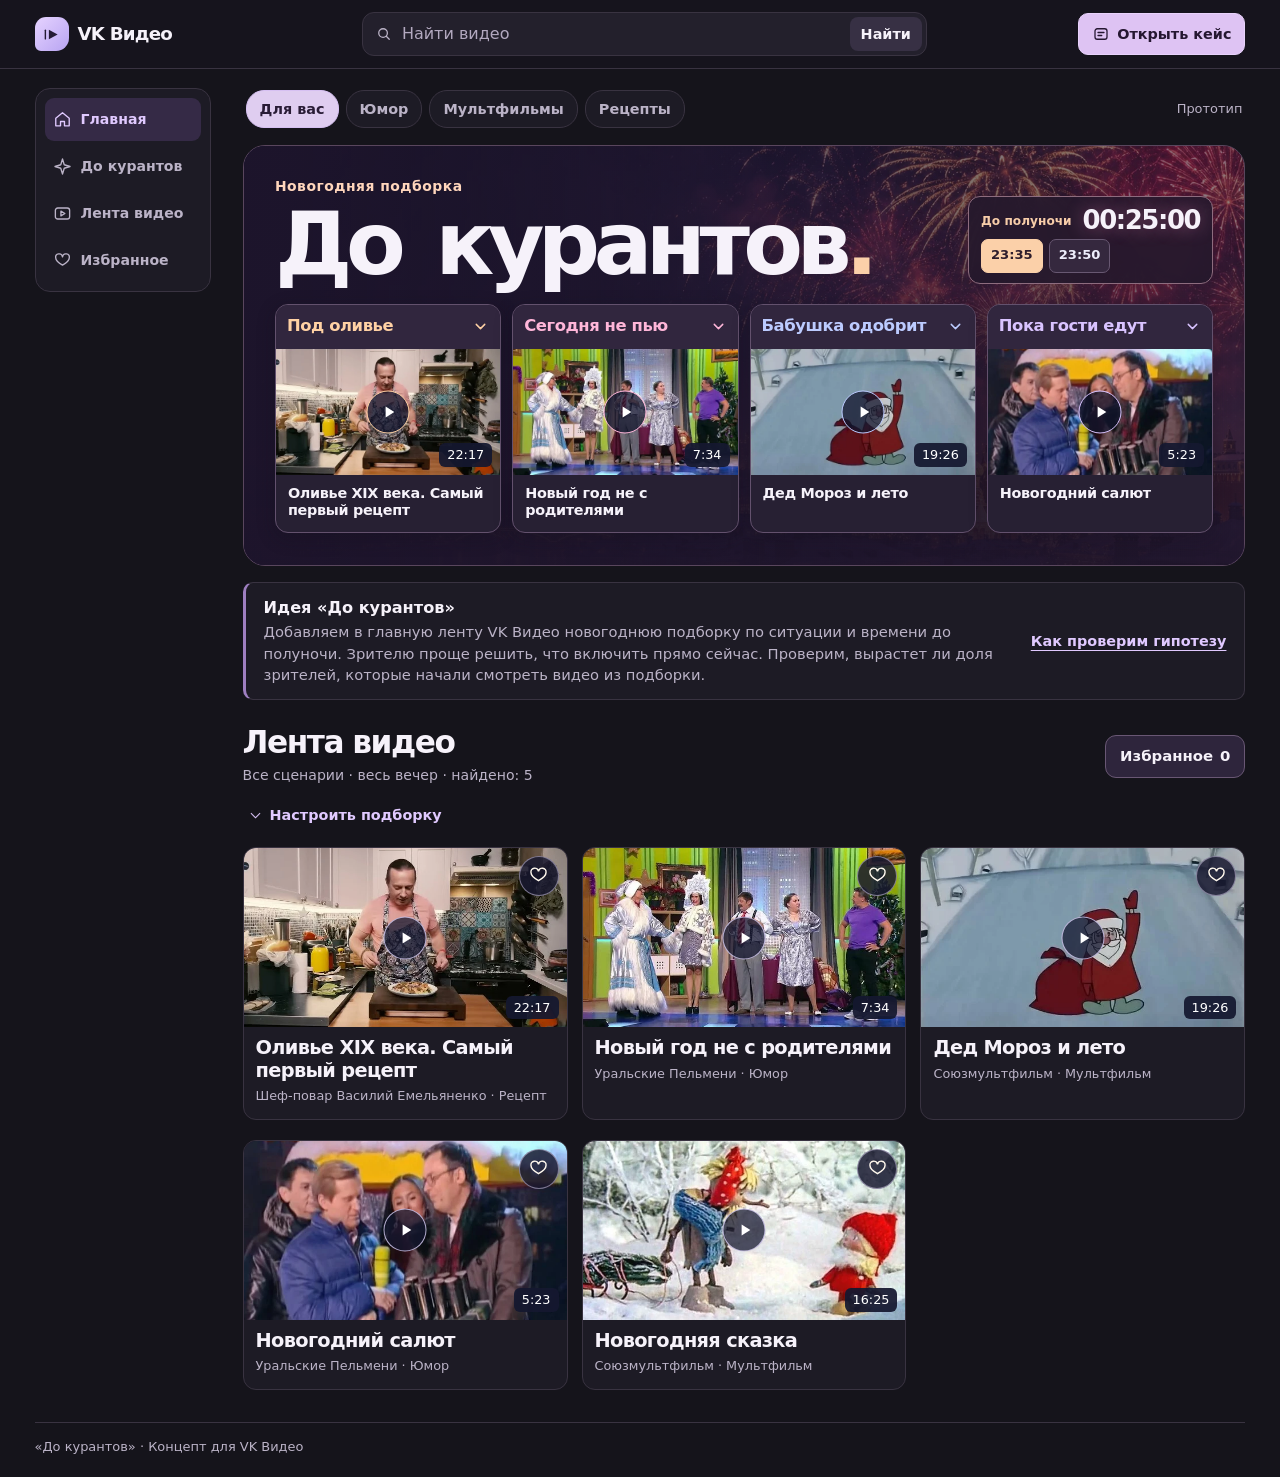
<file: index.html>
<!doctype html>
<html lang="ru">
<head>
<meta charset="utf-8">
<meta name="viewport" content="width=device-width, initial-scale=1">
<meta name="description" content="Концепт главной ленты для VK Видео с новогодними подборками «До курантов».">
<meta name="theme-color" content="#15141b">
<title>Главная лента · Концепт для VK Видео</title>
<link rel="icon" href="assets/icon.svg" type="image/svg+xml">
<link rel="stylesheet" href="style.css?v=6">
<link rel="stylesheet" href="home.css?v=3">
<script src="app.js?v=8" defer></script>
</head>
<body class="video-home" id="top">
<a class="skip" href="#holiday">Перейти к подборкам</a>
<div class="home-topbar">
  <header class="home-header">
    <a class="wordmark" href="#top" aria-label="VK Видео, главная прототипа">
      <span class="brand-icon" aria-hidden="true"><svg viewBox="0 0 24 24"><path d="M9 6.5L19 12 9 17.5V6.5Z" fill="currentColor"/><path d="M5 7v10" stroke="currentColor" stroke-width="1.6" stroke-linecap="round"/></svg></span>
      <span>VK Видео</span>
    </a>
    <button type="button" class="home-search-toggle" id="home-search-toggle" aria-controls="home-search" aria-expanded="false" aria-label="Открыть поиск">
      <svg viewBox="0 0 24 24" aria-hidden="true"><circle cx="10.75" cy="10.75" r="5.75"/><path d="m15 15 4 4"/></svg>
    </button>
    <form class="home-search" id="home-search" role="search">
      <svg viewBox="0 0 24 24" aria-hidden="true"><circle cx="10.75" cy="10.75" r="5.75"/><path d="m15 15 4 4"/></svg>
      <input id="home-search-input" type="search" placeholder="Найти видео" aria-label="Поиск видео в подборках">
      <button type="submit">Найти</button>
    </form>
    <a class="home-case" href="case.html">
      <svg viewBox="0 0 24 24" aria-hidden="true"><rect x="4" y="5" width="16" height="14" rx="3"/><path d="M8 10h8M8 14h5"/></svg>
      Открыть кейс
    </a>
  </header>
</div>
<div class="home-shell">
  <nav class="home-nav" aria-label="Навигация по ленте">
    <a href="#top" aria-current="page"><svg viewBox="0 0 24 24" aria-hidden="true"><path d="M3.5 10.5 12 3.5l8.5 7V20h-6v-5.5h-5V20h-6z"/></svg>Главная</a>
    <a href="#holiday"><svg viewBox="0 0 24 24" aria-hidden="true"><path d="M12 2.5 14.2 9.8 21.5 12 14.2 14.2 12 21.5 9.8 14.2 2.5 12 9.8 9.8Z"/></svg>До курантов</a>
    <a href="#picker"><svg viewBox="0 0 24 24" aria-hidden="true"><rect x="3" y="5" width="18" height="14" rx="3"/><path d="m10 9 5 3-5 3z"/></svg>Лента видео</a>
    <button id="home-favorites" type="button"><svg viewBox="0 0 24 24" aria-hidden="true"><path d="M20.6 8.6c0 4.5-8.6 9.3-8.6 9.3S3.4 13.1 3.4 8.6a4.2 4.2 0 0 1 8.6-1.3 4.2 4.2 0 0 1 8.6 1.3Z"/></svg>Избранное</button>
  </nav>
  <main class="home-content">
    <h1 class="sr-only">Главная лента VK Видео</h1>
    <div class="home-topics">
      <div class="home-genres" role="group" aria-label="Разделы ленты">
        <button type="button" data-feed-genre="" aria-pressed="true">Для вас</button>
        <button type="button" data-feed-genre="Юмор" aria-pressed="false">Юмор</button>
        <button type="button" data-feed-genre="Мультфильм" aria-pressed="false">Мультфильмы</button>
        <button type="button" data-feed-genre="Рецепт" aria-pressed="false">Рецепты</button>
      </div>
      <span class="home-prototype">Прототип</span>
    </div>
  <section class="hero" id="holiday" aria-labelledby="hero-title">
    <div class="wrap hero-layout">
      <div class="hero-top">
        <div class="hero-copy">
          <p class="hero-kicker">Новогодняя подборка</p>
          <h2 id="hero-title" class="home-holiday-title">До курантов<span>.</span></h2>
        </div>
        <div class="clock-card">
          <span>До полуночи</span><strong id="hero-clock">00:25:00</strong>
          <div class="hero-presets" aria-label="Время для демонстрации">
            <button type="button" data-demo-time="65" aria-pressed="true">23:35</button><button type="button" data-demo-time="80" aria-pressed="false">23:50</button>
          </div>
        </div>
      </div>
      <div class="scenario-grid" id="scenario-grid" role="group" aria-label="Новогодние сценарии"></div>
      <p class="sr-only" id="hero-status" role="status"></p>
      <noscript><p>Для подбора видео требуется JavaScript.</p></noscript>
    </div>
  </section>
  <section class="home-summary" aria-labelledby="home-summary-title">
    <div>
      <h2 id="home-summary-title">Идея «До курантов»</h2>
      <p>Добавляем в главную ленту VK Видео новогоднюю подборку по ситуации и времени до полуночи. Зрителю проще решить, что включить прямо сейчас. Проверим, вырастет ли доля зрителей, которые начали смотреть видео из подборки.</p>
    </div>
    <a href="case.html#experiment">Как проверим гипотезу</a>
  </section>
  <section class="picker wrap" id="picker" aria-labelledby="result-title">
    <header class="results-head">
      <div><h2 id="result-title">Лента видео</h2><p id="result-context" aria-live="polite"></p></div>
      <div class="result-actions">
        <button class="button line-button" type="button" id="favorite-mode" aria-pressed="false">Избранное <span id="favorite-count">0</span></button>
        <button class="button line-button" type="button" id="more">Показать ещё</button>
      </div>
    </header>
    <details class="feed-refine">
      <summary>Настроить подборку</summary>
      <div class="picker-panel">
        <form class="selection" id="filters">
          <fieldset>
            <legend>Сценарий</legend>
            <div class="options">
              <label><input name="audience" type="radio" value="all" checked><span>Все видео</span></label>
              <label><input name="audience" type="radio" value="ambient"><span>Под оливье</span></label>
              <label><input name="audience" type="radio" value="friends"><span>Сегодня не пью</span></label>
              <label><input name="audience" type="radio" value="family"><span>Бабушка одобрит</span></label>
              <label><input name="audience" type="radio" value="guests"><span>Пока гости едут</span></label>
            </div>
          </fieldset>
          <fieldset>
            <legend>Время</legend>
            <div class="options">
              <label><input name="length" type="radio" value="midnight"><span>До курантов</span></label>
              <label><input name="length" type="radio" value="15"><span>Пока стынет чай · 15 мин</span></label>
              <label><input name="length" type="radio" value="30"><span>Ещё полчаса · 30 мин</span></label>
              <label><input name="length" type="radio" value="evening" checked><span>Весь вечер</span></label>
            </div>
          </fieldset>
        </form>
        <div class="simulation">
          <label for="demo-time"><span>Время на часах</span><output id="demo-time-label" for="demo-time">23:35</output></label>
          <input id="demo-time" type="range" min="0" max="89" step="1" value="65" aria-describedby="demo-help">
          <div class="range-times" aria-hidden="true"><span>22:30</span><span>23:59</span></div>
          <p id="demo-help">Часы для режима «До курантов».</p>
        </div>
      </div>
    </details>
    <div class="result-grid" id="results"></div>
  </section>
  </main>
</div>
<footer class="home-footer">«До курантов» · Концепт для VK Видео</footer>
<dialog id="preview" class="preview" aria-labelledby="preview-title">
  <div class="preview-head"><div><p class="kicker">VK ВИДЕО</p><h2 id="preview-title"></h2></div><button type="button" class="preview-close" id="preview-close" aria-label="Закрыть плеер"><span aria-hidden="true">×</span></button></div>
  <iframe id="preview-frame" title="Плеер VK Видео" allow="autoplay; encrypted-media; picture-in-picture; fullscreen" referrerpolicy="strict-origin-when-cross-origin" allowfullscreen></iframe>
  <div class="preview-meta"><p id="preview-description"></p><a id="video-original" class="button line-button" target="_blank" rel="noopener noreferrer">Открыть в VK Видео</a></div>
</dialog>
<template id="scenario-card">
  <article class="scenario-card">
    <h3><button class="scenario-select" type="button" aria-pressed="false"><span></span><svg viewBox="0 0 24 24" aria-hidden="true"><path d="m6 9 6 6 6-6" fill="none" stroke="currentColor" stroke-width="2" stroke-linecap="round" stroke-linejoin="round"/></svg></button></h3>
    <button class="scenario-video" type="button">
      <span class="scenario-cover"><img width="480" height="290" alt=""><span class="video-play" aria-hidden="true"><svg viewBox="0 0 24 24"><path d="m9 5 11 7-11 7z" fill="currentColor"/></svg></span><span class="duration"></span></span>
      <span class="scenario-video-title"></span>
    </button>
  </article>
</template>
<template id="video-card">
  <article class="video-card">
    <div class="video-media">
      <button type="button" class="video-open"><img alt="" width="440" height="310"><span class="video-play" aria-hidden="true"><svg viewBox="0 0 24 24"><path d="m9 5 11 7-11 7z" fill="currentColor"/></svg></span><span class="duration"></span></button>
      <button type="button" class="favorite" aria-pressed="false"><svg viewBox="0 0 24 24" aria-hidden="true"><path d="M20.6 8.6c0 4.5-8.6 9.3-8.6 9.3S3.4 13.1 3.4 8.6a4.2 4.2 0 0 1 8.6-1.3 4.2 4.2 0 0 1 8.6 1.3Z"/></svg></button>
    </div>
    <div class="video-text"><p class="video-genre"></p><h3 class="video-title"></h3></div>
  </article>
</template>
</body>
</html>
</file>
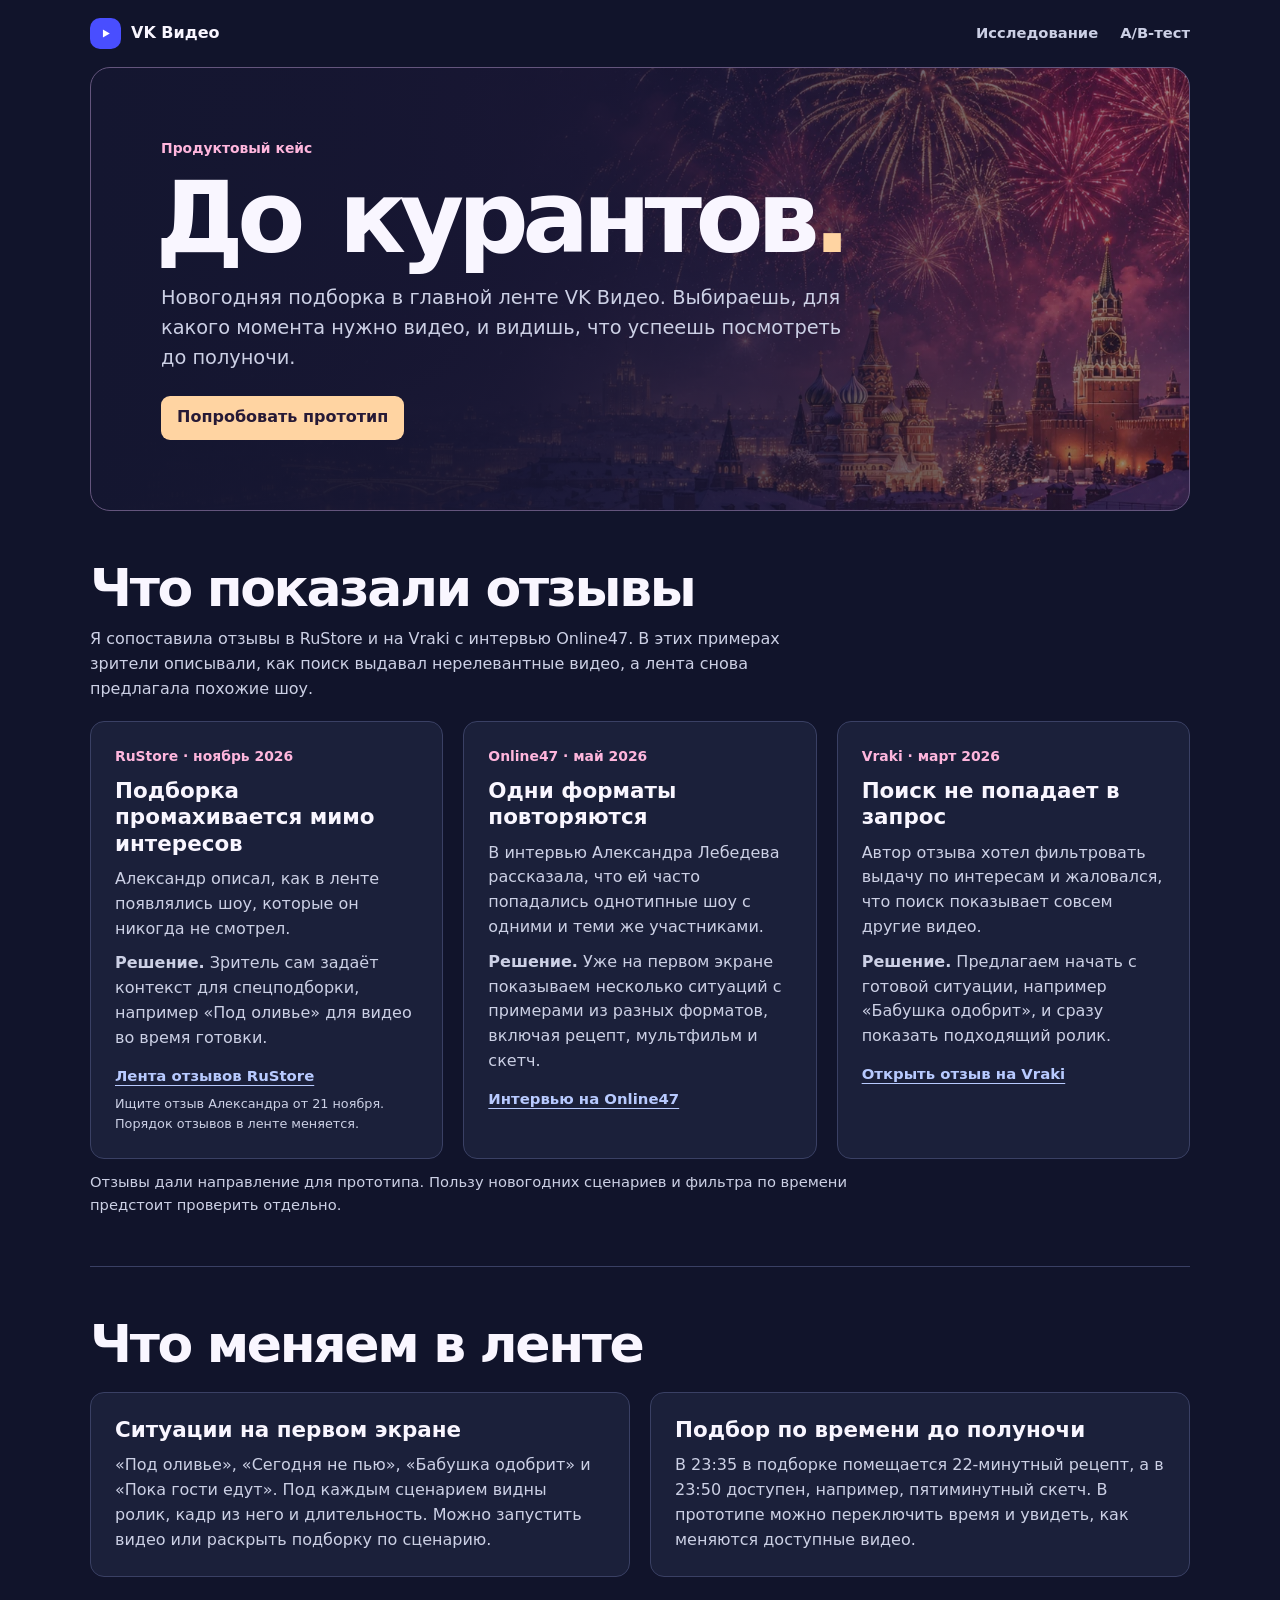
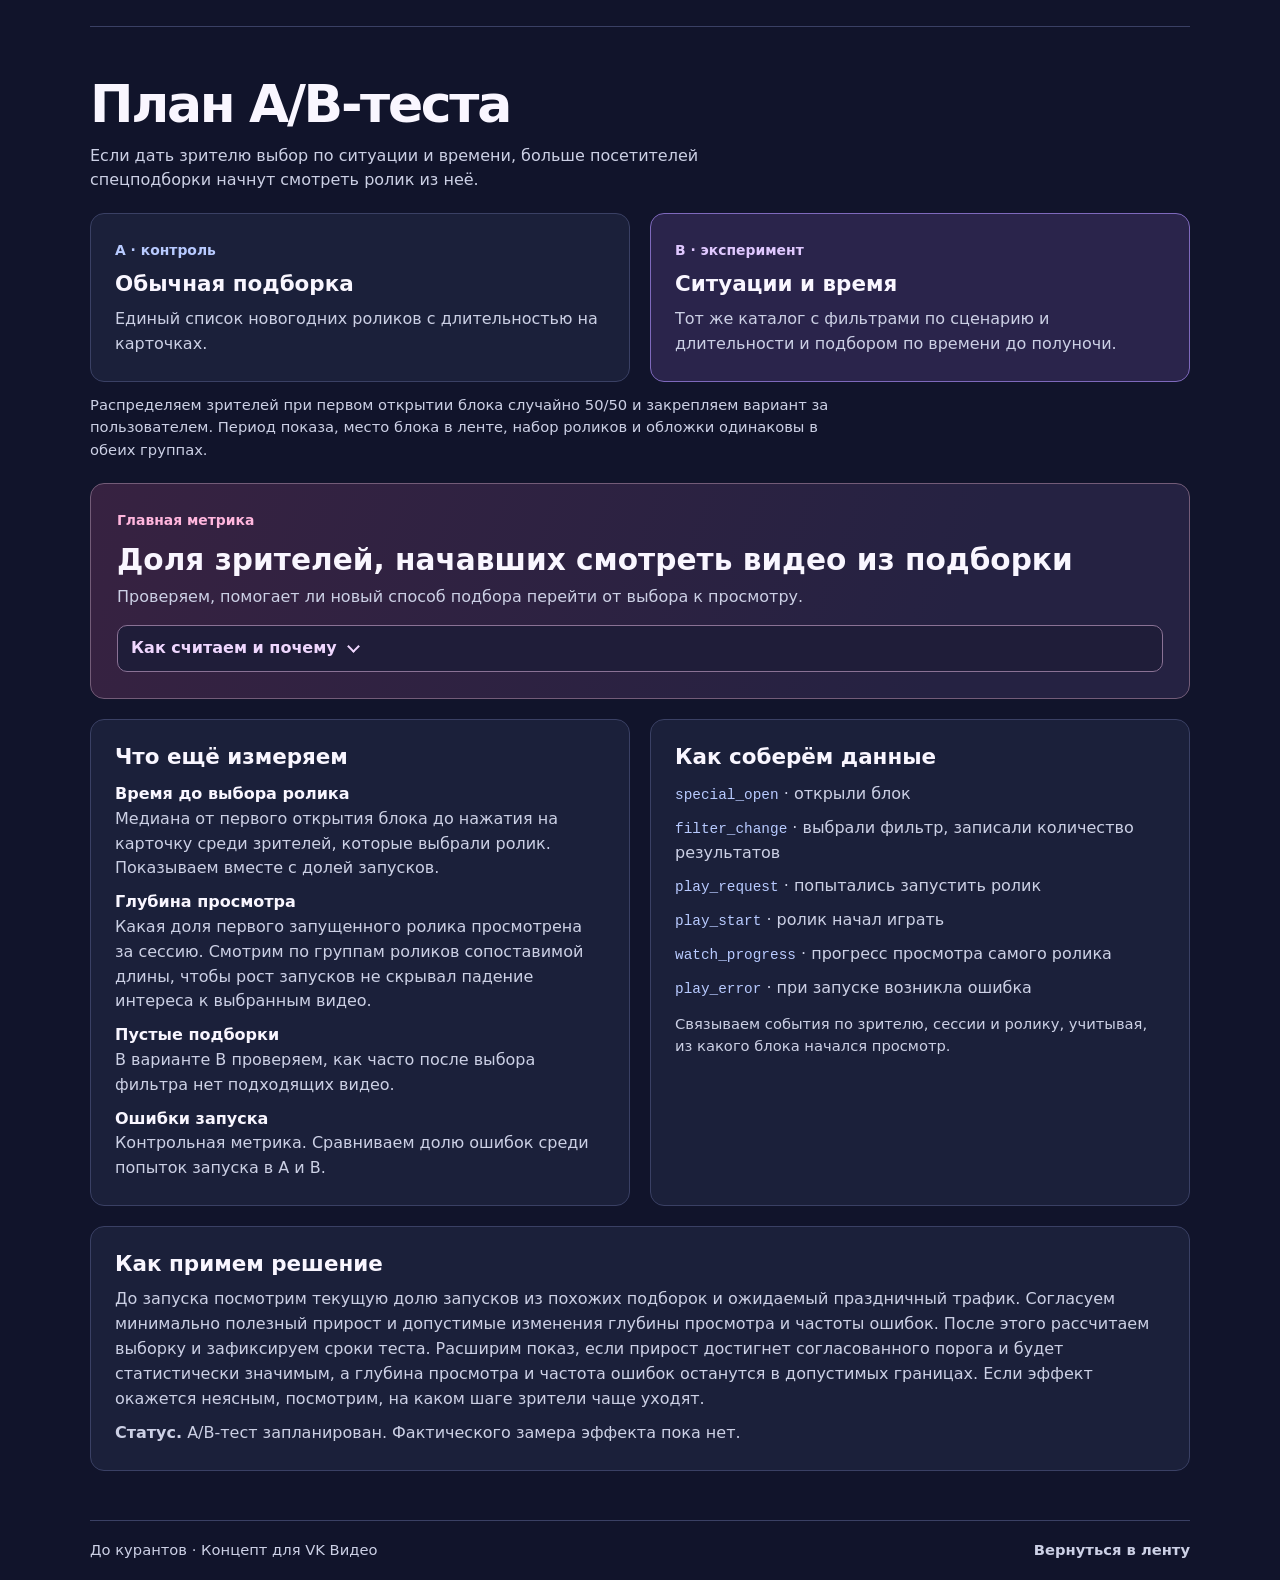
<file: case.html>
<!doctype html>
<html lang="ru">
<head>
<meta charset="utf-8">
<meta name="viewport" content="width=device-width, initial-scale=1">
<meta name="description" content="Продуктовый кейс «До курантов» для VK Видео. Что подсказали отзывы, как устроен прототип и как проверить эффект в A/B-тесте.">
<meta name="theme-color" content="#11142b">
<title>До курантов · Продуктовый кейс для VK Видео</title>
<link rel="icon" href="assets/icon.svg" type="image/svg+xml">
<link rel="stylesheet" href="style.css?v=6">
<link rel="stylesheet" href="case.css?v=2">
</head>
<body class="case-page" id="top">
<a class="skip" href="#case-title">Перейти к кейсу</a>
<header class="case-wrap case-header">
  <a class="wordmark" href="./" aria-label="VK Видео, вернуться в ленту прототипа">
    <span class="brand-icon" aria-hidden="true"><svg viewBox="0 0 22 22"><path d="M8 6.5v9l8-4.5z" fill="currentColor"/></svg></span>
    <span>VK Видео</span>
  </a>
  <nav aria-label="Разделы кейса">
    <a href="#research">Исследование</a>
    <a href="#experiment">A/B-тест</a>
  </nav>
</header>
<main class="case-wrap">
  <section class="case-hero" aria-labelledby="case-title">
    <p class="case-eyebrow">Продуктовый кейс</p>
    <h1 id="case-title">До курантов<span>.</span></h1>
    <p class="case-lead">Новогодняя подборка в главной ленте VK Видео. Выбираешь, для какого момента нужно видео, и видишь, что успеешь посмотреть до полуночи.</p>
    <a class="case-button" href="./#holiday">Попробовать прототип</a>
  </section>

  <section class="case-section" id="research" aria-labelledby="research-title">
    <h2 id="research-title">Что показали отзывы</h2>
    <p class="case-intro">Я сопоставила отзывы в RuStore и на Vraki с интервью Online47. В этих примерах зрители описывали, как поиск выдавал нерелевантные видео, а лента снова предлагала похожие шоу.</p>
    <div class="case-evidence">
      <article>
        <p class="case-source">RuStore · ноябрь 2026</p>
        <h3>Подборка промахивается мимо интересов</h3>
        <p>Александр описал, как в ленте появлялись шоу, которые он никогда не смотрел.</p>
        <p><strong>Решение.</strong> Зритель сам задаёт контекст для спецподборки, например «Под оливье» для видео во время готовки.</p>
        <a href="https://www.rustore.ru/catalog/app/com.vk.vkvideo/reviews" target="_blank" rel="noopener noreferrer">Лента отзывов RuStore</a>
        <small>Ищите отзыв Александра от 21 ноября. Порядок отзывов в ленте меняется.</small>
      </article>
      <article>
        <p class="case-source">Online47 · май 2026</p>
        <h3>Одни форматы повторяются</h3>
        <p>В интервью Александра Лебедева рассказала, что ей часто попадались однотипные шоу с одними и теми же участниками.</p>
        <p><strong>Решение.</strong> Уже на первом экране показываем несколько ситуаций с примерами из разных форматов, включая рецепт, мультфильм и скетч.</p>
        <a href="https://online47.ru/2026/05/21/bylo-neudobno-stalo-privychno-kak-vk-video-i-rutube-peretyanuli-milliony-rossiyan-s-youtube-236308" target="_blank" rel="noopener noreferrer">Интервью на Online47</a>
      </article>
      <article>
        <p class="case-source">Vraki · март 2026</p>
        <h3>Поиск не попадает в запрос</h3>
        <p>Автор отзыва хотел фильтровать выдачу по интересам и жаловался, что поиск показывает совсем другие видео.</p>
        <p><strong>Решение.</strong> Предлагаем начать с готовой ситуации, например «Бабушка одобрит», и сразу показать подходящий ролик.</p>
        <a href="https://vraki.net/otzyvy/mobilnye-prilozheniya/vk-video-kino-multiki-i-shou/dobryy-den-prilozhenie-kak-bylo-ne-prigodnym-takim-i-ostal.html" target="_blank" rel="noopener noreferrer">Открыть отзыв на Vraki</a>
      </article>
    </div>
    <p class="case-note">Отзывы дали направление для прототипа. Пользу новогодних сценариев и фильтра по времени предстоит проверить отдельно.</p>
  </section>

  <section class="case-section" id="solution" aria-labelledby="solution-title">
    <h2 id="solution-title">Что меняем в ленте</h2>
    <div class="case-solution">
      <div>
        <h3>Ситуации на первом экране</h3>
        <p>«Под оливье», «Сегодня не пью», «Бабушка одобрит» и «Пока гости едут». Под каждым сценарием видны ролик, кадр из него и длительность. Можно запустить видео или раскрыть подборку по сценарию.</p>
      </div>
      <div>
        <h3>Подбор по времени до полуночи</h3>
        <p>В 23:35 в подборке помещается 22-минутный рецепт, а в 23:50 доступен, например, пятиминутный скетч. В прототипе можно переключить время и увидеть, как меняются доступные видео.</p>
      </div>
    </div>
  </section>

  <section class="case-section" id="experiment" aria-labelledby="experiment-title">
    <h2 id="experiment-title">План A/B-теста</h2>
    <p class="case-intro">Если дать зрителю выбор по ситуации и времени, больше посетителей спецподборки начнут смотреть ролик из неё.</p>
    <div class="case-variants">
      <article><span class="variant-label">A · контроль</span><h3>Обычная подборка</h3><p>Единый список новогодних роликов с длительностью на карточках.</p></article>
      <article><span class="variant-label">B · эксперимент</span><h3>Ситуации и время</h3><p>Тот же каталог с фильтрами по сценарию и длительности и подбором по времени до полуночи.</p></article>
    </div>
    <p class="case-note">Распределяем зрителей при первом открытии блока случайно 50/50 и закрепляем вариант за пользователем. Период показа, место блока в ленте, набор роликов и обложки одинаковы в обеих группах.</p>

    <div class="case-metric">
      <p class="case-eyebrow">Главная метрика</p>
      <h3>Доля зрителей, начавших смотреть видео из подборки</h3>
      <p>Проверяем, помогает ли новый способ подбора перейти от выбора к просмотру.</p>
      <details class="metric-details">
        <summary>Как считаем и почему</summary>
        <div class="metric-explanation">
          <p><strong>Как считаем.</strong> В каждой группе делим число зрителей, запустивших видео из блока, на число зрителей, впервые открывших блок. Берём только сессию первого открытия и считаем каждого зрителя один раз. Запуск засчитываем, когда после нажатия на карточку начинается воспроизведение самого ролика.</p>
          <p><strong>Зачем отдельно измерять время.</strong> Сравним фактическое время до первого нажатия в двух группах. Так увидим, помогают ли фильтры определиться быстрее.</p>
        </div>
      </details>
    </div>
    <div class="case-measurement">
      <div>
        <h3>Что ещё измеряем</h3>
        <dl class="case-metrics-list">
          <div><dt>Время до выбора ролика</dt><dd>Медиана от первого открытия блока до нажатия на карточку среди зрителей, которые выбрали ролик. Показываем вместе с долей запусков.</dd></div>
          <div><dt>Глубина просмотра</dt><dd>Какая доля первого запущенного ролика просмотрена за сессию. Смотрим по группам роликов сопоставимой длины, чтобы рост запусков не скрывал падение интереса к выбранным видео.</dd></div>
          <div><dt>Пустые подборки</dt><dd>В варианте B проверяем, как часто после выбора фильтра нет подходящих видео.</dd></div>
          <div><dt>Ошибки запуска</dt><dd>Контрольная метрика. Сравниваем долю ошибок среди попыток запуска в A и B.</dd></div>
        </dl>
      </div>
      <div>
        <h3>Как соберём данные</h3>
        <ul class="case-events">
          <li><code>special_open</code> · открыли блок</li>
          <li><code>filter_change</code> · выбрали фильтр, записали количество результатов</li>
          <li><code>play_request</code> · попытались запустить ролик</li>
          <li><code>play_start</code> · ролик начал играть</li>
          <li><code>watch_progress</code> · прогресс просмотра самого ролика</li>
          <li><code>play_error</code> · при запуске возникла ошибка</li>
        </ul>
        <p class="case-note">Связываем события по зрителю, сессии и ролику, учитывая, из какого блока начался просмотр.</p>
      </div>
    </div>
    <div class="case-decision">
      <h3>Как примем решение</h3>
      <p>До запуска посмотрим текущую долю запусков из похожих подборок и ожидаемый праздничный трафик. Согласуем минимально полезный прирост и допустимые изменения глубины просмотра и частоты ошибок. После этого рассчитаем выборку и зафиксируем сроки теста. Расширим показ, если прирост достигнет согласованного порога и будет статистически значимым, а глубина просмотра и частота ошибок останутся в допустимых границах. Если эффект окажется неясным, посмотрим, на каком шаге зрители чаще уходят.</p>
      <p><strong>Статус.</strong> A/B-тест запланирован. Фактического замера эффекта пока нет.</p>
    </div>
  </section>
</main>
<footer class="case-wrap case-footer">
  <span>До курантов · Концепт для VK Видео</span>
  <a href="./">Вернуться в ленту</a>
</footer>
</body>
</html>
</file>
<file: style.css>
:root {
  color-scheme:dark;
  --bg:#0c1024; --panel:#151b33; --panel-deep:#10152b; --ink:#f9f6ff; --muted:#c0c5df;
  --line:#323955; --pink:#ffb6dd; --gold:#ffd4a2; --blue:#b8caff;
  --sans:Inter,"Segoe UI",system-ui,sans-serif;
}
*,*::before,*::after{box-sizing:border-box}
[hidden]{display:none!important}
html{scroll-behavior:smooth}
body{margin:0;background:var(--bg);color:var(--ink);font:16px/1.55 var(--sans)}
body:has(dialog[open]){overflow:hidden}
a{color:inherit;text-underline-offset:4px}
button,input{font:inherit}
button{cursor:pointer;color:inherit}
button:focus-visible,a:focus-visible,input:focus-visible,summary:focus-visible{outline:2px solid var(--gold);outline-offset:4px}
img{display:block;width:100%;height:auto;object-fit:cover}
h1,h2,h3,h4,p,figure{margin:0}
svg{width:22px;height:22px;display:block;flex:none}
.wrap{width:min(100% - 78px,1200px);margin-inline:auto}
.sr-only,.skip{position:absolute;width:1px;height:1px;overflow:hidden;clip-path:inset(50%);white-space:nowrap}
.skip:focus{position:fixed;z-index:20;top:12px;left:12px;width:auto;height:auto;clip-path:none;background:var(--panel);padding:10px}
.header{display:flex;justify-content:space-between;align-items:center;min-height:69px;gap:18px}
.wordmark,.header-links{display:flex;align-items:center;gap:10px}
.wordmark{text-decoration:none;font-weight:780;white-space:nowrap}
.brand-icon{display:grid;place-items:center;width:31px;height:31px;border-radius:10px;background:#494eff;color:white}
.brand-icon svg{width:19px;height:19px}
.brand-slash,.brand-meta,.header-links{color:var(--muted);font-size:.88rem}
.brand-meta,.brand-slash{font-weight:500}
.header-links{gap:clamp(13px,3vw,31px)}
.header-links a{text-decoration:none}
.header-links a:hover{color:white;text-decoration:underline}

.hero{position:relative;isolation:isolate;background:#211a42;border-block:1px solid #594968;overflow:hidden}
.hero::before,.hero::after{content:"";position:absolute;inset:0;z-index:-1}
.hero::before{background:url("assets/midnight.webp") center 48% / cover no-repeat}
.hero::after{background:linear-gradient(90deg,#11132ce6,#10152e9c 57%,#21132c70),linear-gradient(0deg,#10132bfa 1%,#16142c50 78%)}
.hero-layout{padding-block:38px 39px}
.hero-top{display:flex;align-items:end;justify-content:space-between;gap:18px;margin-bottom:27px}
.hero-kicker,.kicker{font-size:.79rem;letter-spacing:.12em;font-weight:800;line-height:1.38}
.hero-kicker{color:var(--pink);margin-bottom:14px}
h1{font-size:clamp(3.25rem,7.8vw,7.1rem);font-weight:825;line-height:.93;letter-spacing:-.07em;word-spacing:.12em;margin-left:-.055em;white-space:nowrap}
h1 span{color:var(--gold)}
.button{display:inline-flex;align-items:center;justify-content:center;gap:7px;min-height:43px;padding:9px 14px;border:1px solid transparent;border-radius:11px;text-decoration:none;font-size:.93rem;font-weight:750;line-height:1.2;transition:background-color .18s,color .18s,border-color .18s}
.button svg{width:18px;height:18px}
.line-button{background:#13172dac;color:var(--ink);border-color:#8a82ab}
.line-button:hover,.line-button[aria-pressed="true"]{background:#3b3559;border-color:#a8a2c8}
.line-button:disabled{cursor:default;opacity:.47}
.line-button:disabled:hover{background:#13172dac;border-color:#8a82ab}
.clock-card{display:grid;grid-template-columns:auto auto;align-items:center;column-gap:11px;row-gap:4px;padding:10px 12px;border:1px solid #9a80a885;border-radius:12px;background:#181a35df;backdrop-filter:blur(10px);flex:none}
.clock-card > span{font-size:.69rem;font-weight:780;letter-spacing:.09em;color:#ffdbbb}
.clock-card strong{font-size:clamp(1.08rem,2.2vw,1.65rem);line-height:1.05;font-weight:740;letter-spacing:-.055em;font-variant-numeric:tabular-nums;text-shadow:0 0 18px #ff9acc60}
.hero-presets{display:flex;grid-column:1/-1;gap:6px}
.hero-presets button{background:#262943;color:#eeeefc;border:1px solid #666b91;border-radius:7px;min-height:34px;padding:4px 9px;font-size:.82rem;font-weight:700}
.hero-presets button[aria-pressed="true"]{background:#ffd2a1;color:#281c28;border-color:#ffd2a1}
.hero-presets button:hover{border-color:var(--gold)}

.scenario-grid{display:grid;grid-template-columns:repeat(4,minmax(0,1fr));gap:13px}
.scenario-card{--accent:#ffd1a4;min-width:0;background:#15192feb;border:1px solid #7c6e908a;border-radius:15px;box-shadow:0 12px 29px #06081b65;overflow:hidden;transition:border-color .2s,translate .2s}
.scenario-card:nth-child(2){--accent:#ffb6d9}
.scenario-card:nth-child(3){--accent:#bccbff}
.scenario-card:nth-child(4){--accent:#d9c3ff}
.scenario-card:hover{border-color:var(--accent);translate:0 -3px}
.scenario-card:focus-within{border-color:var(--accent)}
.scenario-card h2{font-size:inherit}
.scenario-select{width:100%;min-height:53px;display:flex;align-items:center;justify-content:space-between;gap:5px;padding:8px 10px 8px 12px;text-align:left;border:0;background:linear-gradient(132deg,#282641,#1b213c);color:var(--accent);font-size:clamp(.94rem,1.47vw,1.23rem);font-weight:790;line-height:1.12;letter-spacing:-.035em}
.scenario-select[aria-pressed="true"]{background:var(--accent);color:#211a2c}
.scenario-select:not([aria-pressed="true"]):hover{background:#37334f}
.scenario-select:focus-visible,.scenario-video:focus-visible{outline-offset:-3px}
.scenario-select svg{width:17px;height:17px}
.scenario-video{display:block;width:100%;text-align:left;padding:0;border:0;background:none}
.scenario-cover{display:block;position:relative;background:#252942}
.scenario-cover img{width:100%;aspect-ratio:16/9;transition:filter .2s,scale .2s}
.scenario-video:hover img{filter:brightness(.85)}
.scenario-video .video-play{background:#12152cbf;border-color:var(--accent)}
.scenario-video:hover .video-play{background:#252b4b}
.scenario-video-title{display:block;padding:10px 12px 13px;font-size:clamp(.87rem,1.25vw,1.05rem);font-weight:720;line-height:1.2;letter-spacing:-.022em}
.scenario-video:disabled{cursor:default}
.scenario-video:disabled .video-play,.scenario-video:disabled .duration{display:none}

.picker{padding-block:42px}
#picker,#research,#experiment{scroll-margin-top:16px}
.section-head{margin-bottom:18px}
.section-head h2{font-size:clamp(2.25rem,4.6vw,4.1rem);letter-spacing:-.08em;line-height:1.02;margin-left:-.035em}
.section-head > p{color:var(--muted);max-width:49ch}
.kicker{margin-bottom:8px;color:var(--pink)}
.picker-panel{display:grid;grid-template-columns:minmax(0,1.55fr) minmax(220px,.8fr);background:var(--panel);border:1px solid var(--line);border-radius:17px;overflow:hidden}
.selection{display:grid;gap:18px;padding:20px}
fieldset{min-width:0;border:0;margin:0;padding:0}
legend{font-weight:750;margin-bottom:8px;padding:0}
.options{display:flex;flex-wrap:wrap;gap:7px}
.options label{position:relative;display:inline-flex}
.options input{position:absolute;inset:0;opacity:0;cursor:pointer;width:100%;height:100%;margin:0}
.options span{display:inline-flex;align-items:center;border:1px solid #525b7d;border-radius:9px;min-height:41px;padding:7px 11px;font-size:.89rem;background:#212843}
.options input:hover + span{border-color:var(--blue)}
.options input:checked + span{border-color:#b4c3ff;background:#3a4384;color:#fff}
.options input:focus-visible + span{outline:2px solid var(--gold);outline-offset:3px}
.simulation{background:linear-gradient(125deg,#34264d,#272b4d);padding:19px;display:flex;flex-direction:column;justify-content:center}
.simulation label{display:flex;justify-content:space-between;align-items:center;gap:10px;font-weight:740}
.simulation output{font-size:2.05rem;line-height:1;font-weight:750;font-variant-numeric:tabular-nums;letter-spacing:-.07em;color:var(--gold)}
.simulation input{width:100%;padding:0;margin:8px 0 2px;height:25px;accent-color:var(--gold);cursor:pointer}
.range-times{display:flex;justify-content:space-between;color:#dfdaef;font-size:.8rem;font-variant-numeric:tabular-nums}
.simulation p{margin-top:8px;color:#e2dcef;font-size:.86rem}
.results{margin-top:30px}
.results-head{display:flex;align-items:end;justify-content:space-between;gap:13px;margin-bottom:13px}
.results-head h3{font-size:clamp(1.37rem,2.5vw,2.2rem);line-height:1.12;letter-spacing:-.048em}
.results-head p,.demo-note{color:var(--muted);font-size:.88rem;margin-top:5px}
.result-actions{display:flex;flex-wrap:wrap;gap:8px}
.result-grid{display:grid;grid-template-columns:repeat(3,minmax(0,1fr));gap:13px}
.result-grid{min-height:85px}
.video-card{min-width:0;background:var(--panel);border:1px solid var(--line);border-radius:15px;overflow:hidden}
.video-media{position:relative;background:#2c2945}
.video-open{width:100%;display:block;position:relative;padding:0;border:0;background:none;text-align:left;color:white}
.video-open img{aspect-ratio:1.8;transition:filter .2s;object-position:center 52%}
.video-open:hover img{filter:brightness(.76)}
.video-play{position:absolute;left:50%;top:50%;translate:-50% -50%;width:43px;height:43px;display:grid;place-items:center;color:white;border-radius:50%;background:#151830bd;border:1px solid #e3d9ffc4}
.video-play svg{width:19px;height:19px}
.duration{position:absolute;bottom:8px;right:8px;background:#151830ed;color:white;padding:2px 8px;font-size:.8rem;border-radius:6px}
.favorite{position:absolute;z-index:2;right:8px;top:8px;display:grid;place-items:center;width:40px;height:40px;color:#fff8ed;background:#191931d9;border:1px solid #e6dbfa78;border-radius:50%}
.favorite:hover,.favorite[aria-pressed="true"]{background:#722c70}
.favorite svg{stroke:currentColor;stroke-width:1.65;fill:none;width:21px;height:21px}
.favorite[aria-pressed="true"] svg{fill:currentColor}
.video-text{padding:13px 14px 16px}
.video-genre{color:var(--pink);font-size:.79rem;font-weight:730}
.video-title{font-size:clamp(1.03rem,2vw,1.54rem);line-height:1.15;letter-spacing:-.035em;margin:5px 0 6px}
.empty{grid-column:1/-1;border:1px dashed #7e87b0;border-radius:12px;padding:18px;display:grid;justify-items:start;gap:8px;background:var(--panel)}
.empty p{color:var(--muted)}
.demo-note{margin-top:10px}

.case-notes{background:linear-gradient(145deg,#1c2145,#1a1932 68%);padding-block:28px;border-block:1px solid #414267}
.case-notes h2{font-size:clamp(1.6rem,3vw,2.5rem);letter-spacing:-.065em;line-height:1.13}
.case-notes p{max-width:72ch;margin-top:8px;color:var(--muted);font-size:.92rem}
.research-extra{border-top:1px solid var(--line);margin-top:12px;padding-top:11px;scroll-margin-top:12px}
summary{width:fit-content;cursor:pointer;font-weight:700}
.source-links{display:flex;flex-wrap:wrap;gap:5px 17px;list-style:none;margin:9px 0 0;padding:0;color:var(--blue);font-size:.88rem}
.footer{background:#090d1d;border-top:1px solid var(--line);color:var(--muted);padding:16px 0;font-size:.89rem}
.footer > div{display:flex;justify-content:space-between;gap:12px}
.footer span{margin-inline:4px}

.preview{width:min(650px,calc(100% - 24px));max-height:calc(100% - 25px);border:1px solid #716d9d;border-radius:16px;padding:15px;background:var(--panel);color:var(--ink)}
.preview::backdrop{background:#080b20c2;backdrop-filter:blur(5px)}
.preview-head{display:flex;justify-content:space-between;gap:11px;margin-bottom:11px}
.preview-head h2{font-size:clamp(1.35rem,4vw,2.4rem);line-height:1.04;letter-spacing:-.05em}
.preview-close{display:grid;place-items:center;width:41px;height:41px;border:1px solid #676e96;border-radius:8px;font-size:1.5rem;background:#232847;flex:none}

@media(max-width:980px){
  .wrap{width:calc(100% - 46px)}
  .scenario-grid{gap:8px}
  .scenario-select{padding-inline:8px}
}
@media(max-width:740px){
  .wrap{width:calc(100% - 28px)}
  .header{min-height:53px;gap:8px}
  .header-links{font-size:.78rem;gap:9px}
  .brand-meta,.brand-slash{display:none}
  .brand-icon{width:26px;height:26px}
  .wordmark{gap:5px;font-size:.93rem}
  .hero-layout{padding-block:21px 20px}
  .hero-top{margin-bottom:13px;align-items:start}
  .hero::before{background-position:62% center}
  .hero::after{background:linear-gradient(0deg,#10132bf0,#14172e6f 66%,#11152aba)}
  .hero-kicker{margin-bottom:8px;font-size:.65rem}
  h1{font-size:clamp(2.3rem,9vw,4.55rem)}
  .scenario-grid{grid-template-columns:repeat(2,minmax(0,1fr))}
  .scenario-card{border-radius:11px}
  .scenario-select{min-height:42px;padding:6px 7px 6px 8px;font-size:.94rem}
  .scenario-select svg{width:14px;height:14px}
  .scenario-video-title{padding:8px;font-size:.84rem}
  .scenario-video .video-play{width:36px;height:36px}
  .picker,.case-notes{padding-block:27px}
  .section-head{margin-bottom:16px}
  .picker-panel{grid-template-columns:1fr}
  .selection,.simulation{padding:14px}
  .results-head{align-items:start;flex-direction:column}
  .result-grid{grid-template-columns:repeat(2,minmax(0,1fr));gap:8px}
  .video-text{padding:9px}
}
@media(max-width:470px){
  .hero-top{flex-wrap:wrap;gap:9px}
  .clock-card{display:flex;align-items:center;gap:7px;flex-wrap:wrap;padding:6px 8px}
  .clock-card > span{font-size:.62rem}
  .clock-card strong{font-size:.97rem}
  .hero-presets{gap:4px}
  .hero-presets button{min-height:32px;padding-inline:5px}
}
@media(max-width:370px){
  .result-grid{grid-template-columns:1fr}
  .scenario-select{font-size:.86rem}
}
@media(prefers-reduced-motion:reduce){
  *,*::before,*::after{scroll-behavior:auto!important;transition:none!important}
}


.preview iframe{display:block;width:100%;aspect-ratio:16/9;max-height:min(57vh,440px);border:0;border-radius:8px;background:#0b0e1b}
.preview-meta{display:flex;align-items:center;justify-content:space-between;flex-wrap:wrap;gap:10px;padding-top:11px}
.preview-meta p{color:var(--muted);font-size:.9rem}
.scenario-video:disabled img{filter:brightness(.52)}
</file>
<file: home.css>
.video-home {
  --bg: #15141b;
  --surface: #1d1b25;
  --panel: #23202c;
  --ink: #f6f2fa;
  --muted: #bbb3c7;
  --line: #393341;
  --accent: #e0c9ff;
  --peach: #fbd0a9;
  --nav-width: 176px;
  --gutter: clamp(16px, 2.7vw, 38px);
  color-scheme: dark;
}

.video-home .wrap {
  width: auto;
  margin-inline: 0;
}

.video-home #holiday, .video-home #picker {
  scroll-margin-top: 88px;
}

.home-topbar {
  position: sticky;
  top: 0;
  z-index: 5;
  background: #17151ef2;
  border-bottom: 1px solid var(--line);
  backdrop-filter: blur(16px);
}

.home-header, .home-shell, .home-footer {
  width: min(1560px, calc(100% - 2 * var(--gutter)));
  margin-inline: auto;
}

.home-header {
  display: grid;
  grid-template-columns: var(--nav-width) minmax(170px, 565px) auto;
  align-items: center;
  justify-content: space-between;
  gap: 20px;
  min-height: 68px;
}

.home-header .wordmark {
  gap: 9px;
  width: fit-content;
  font-size: 1.14rem;
  letter-spacing: -.045em;
}

.home-header .brand-icon {
  width: 34px;
  height: 34px;
  border-radius: 11px 11px 13px 6px;
  background: linear-gradient(135deg, #e6d3ff, #b8a4f2);
  color: #251b35;
}

.home-header .brand-icon svg {
  width: 21px;
  height: 21px;
}

.home-search {
  display: flex;
  align-items: center;
  gap: 9px;
  min-width: 0;
  padding: 3px 4px 3px 12px;
  border: 1px solid var(--line);
  border-radius: 12px;
  background: var(--panel);
}

.home-search svg, .home-search-toggle svg, .home-case svg, .home-nav svg {
  fill: none;
  stroke: currentColor;
  stroke-width: 1.7;
  stroke-linecap: round;
  stroke-linejoin: round;
}

.home-search svg {
  width: 18px;
  height: 18px;
  color: var(--muted);
}

.home-search input {
  flex: 1;
  min-width: 0;
  padding: 6px 0;
  border: 0;
  background: none;
  color: var(--ink);
}

.home-search input::placeholder { color: #b3a9c0; }
.home-search input:focus-visible { outline-offset: 1px; }

.home-search button, .home-search-toggle {
  min-height: 34px;
  padding-inline: 11px;
  border: 0;
  border-radius: 8px;
  background: #373044;
  color: var(--ink);
  font-size: .9rem;
  font-weight: 650;
}

.home-search button:hover, .home-search-toggle:hover { background: #483d58; }

.home-search-toggle { display: none; }

.home-case {
  display: inline-flex;
  align-items: center;
  justify-content: center;
  gap: 7px;
  min-height: 42px;
  padding: 6px 13px;
  border: 1px solid #e8d2fb;
  border-radius: 10px;
  background: #dec3f3;
  color: #251731;
  font-size: .9rem;
  font-weight: 760;
  text-decoration: none;
  white-space: nowrap;
}

.home-case:hover { background: #f0ddff; }

.home-case svg {
  width: 18px;
  height: 18px;
}

.home-shell {
  display: grid;
  grid-template-columns: var(--nav-width) minmax(0, 1fr);
  gap: clamp(16px, 2.5vw, 34px);
}

.home-nav {
  position: sticky;
  top: 86px;
  align-self: start;
  display: grid;
  gap: 4px;
  margin-top: 19px;
  padding: 9px;
  border: 1px solid var(--line);
  border-radius: 15px;
  background: var(--surface);
}

.home-nav a, .home-nav button {
  display: flex;
  align-items: center;
  gap: 9px;
  min-height: 43px;
  padding: 8px;
  border: 0;
  border-radius: 9px;
  background: transparent;
  color: var(--muted);
  font-size: .88rem;
  font-weight: 650;
  text-align: left;
  text-decoration: none;
}

.home-nav svg { width: 19px; height: 19px; }

.home-nav [aria-current="page"], .home-nav a:hover, .home-nav button:hover {
  background: #352a46;
  color: var(--accent);
}

.home-content { min-width: 0; }

.home-topics {
  display: flex;
  align-items: center;
  justify-content: space-between;
  gap: 12px;
  margin-block: 18px 14px;
}

.home-genres {
  display: flex;
  gap: 7px;
  min-width: 0;
  padding: 3px;
  overflow-x: auto;
  scrollbar-width: none;
}

.home-genres::-webkit-scrollbar { display: none; }

.home-genres button {
  flex: none;
  min-height: 38px;
  padding: 5px 13px;
  border: 1px solid var(--line);
  border-radius: 18px;
  background: var(--surface);
  color: var(--muted);
  font-size: .9rem;
  font-weight: 680;
  white-space: nowrap;
}

.home-genres button:hover { color: var(--ink); border-color: #806d91; }

.home-genres button[aria-pressed="true"] {
  border-color: #d6c0f2;
  background: #dfcdf0;
  color: #291c36;
}

.home-genres button:focus-visible { outline-offset: -3px; }

.home-prototype {
  margin-right: 3px;
  color: var(--muted);
  font-size: .81rem;
  white-space: nowrap;
}

.video-home .hero {
  border: 1px solid #59465d;
  border-radius: 22px;
  background: #241a37;
  --ink: #fff7f9;
  --pink: #ffd6bc;
  --gold: var(--peach);
}

.video-home .hero::before { background-position: 64% 45%; }

.video-home .hero::after {
  background: linear-gradient(90deg, #1d142be8 5%, #21152969 74%, #27182b56),
              linear-gradient(0deg, #1b142bec 2%, #1b142b45 85%);
}

.video-home .hero-layout { padding: clamp(14px, 2.45vw, 32px); }
.video-home .hero-top { margin-bottom: 20px; }

.video-home .hero-kicker {
  margin-bottom: 7px;
  font-size: .87rem;
  letter-spacing: .035em;
}

.home-holiday-title {
  font-size: clamp(2.7rem, 6.8vw, 6.4rem);
  font-weight: 830;
  letter-spacing: -.075em;
  line-height: .92;
  word-spacing: .14em;
}

.home-holiday-title span { color: var(--peach); }

.video-home .clock-card {
  border-color: #8d6c7e;
  border-radius: 12px;
  background: #25192ce8;
}

.video-home .clock-card > span {
  color: #f7cda9;
  font-size: .76rem;
  letter-spacing: 0;
}

.video-home .clock-card strong {
  font-size: clamp(1.14rem, 2.15vw, 1.62rem);
}

.video-home .hero-presets button {
  min-height: 34px;
  border-color: #685872;
  background: #35283e;
}

.video-home .hero-presets button[aria-pressed="true"] {
  border-color: var(--peach);
  background: var(--peach);
  color: #2e1d2c;
}

.video-home .scenario-grid { gap: 11px; }

.video-home .scenario-card {
  border-color: #63516d;
  border-radius: 13px;
  background: #272033;
  box-shadow: 0 5px 18px #110e1c55;
}

.video-home .scenario-card h3 { font-size: inherit; }

.video-home .scenario-select {
  min-height: 44px;
  padding-inline: 11px;
  background: #31263e;
  font-size: clamp(.92rem, 1.28vw, 1.16rem);
  letter-spacing: -.025em;
}

.video-home .scenario-select[aria-pressed="true"] { background: var(--accent); }

.video-home .scenario-video-title { font-size: .9rem; }
.video-home .scenario-cover { background: #292337; }

.home-summary {
  display: grid;
  grid-template-columns: minmax(0, 1fr) auto;
  align-items: center;
  gap: 10px 26px;
  margin-top: 16px;
  padding: 14px 18px;
  border: 1px solid var(--line);
  border-inline-start: 3px solid #9e7fc1;
  border-radius: 10px;
  background: var(--surface);
}

.home-summary h2 {
  margin-bottom: 3px;
  font-size: 1.01rem;
  line-height: 1.32;
}

.home-summary p {
  max-width: 79ch;
  color: var(--muted);
  font-size: .92rem;
  line-height: 1.46;
}

.home-summary a {
  color: var(--accent);
  font-size: .9rem;
  font-weight: 700;
}

.home-summary a:hover { color: #fff; }

.video-home .picker { padding-block: 26px 32px; }

.video-home .results-head {
  align-items: center;
  flex-direction: row;
  margin-bottom: 9px;
}

.video-home .results-head h2 {
  font-size: clamp(1.33rem, 3vw, 1.95rem);
  line-height: 1.08;
  letter-spacing: -.047em;
}

.video-home .result-actions { flex: none; }

.video-home .options span, .video-home .line-button {
  border-color: #695774;
  background: #2e253c;
  color: var(--ink);
}

.video-home .line-button:hover, .video-home .line-button[aria-pressed="true"],
.video-home .options input:checked + span {
  border-color: #d3b4e5;
  background: #d3b4e5;
  color: #221728;
}

.video-home .simulation { background: #31263d; }

.feed-refine { margin-bottom: 12px; }

.feed-refine summary {
  display: flex;
  align-items: center;
  gap: 11px;
  min-height: 39px;
  padding: 4px 9px;
  color: var(--accent);
  font-size: .9rem;
  list-style: none;
}

.feed-refine summary::-webkit-details-marker { display: none; }

.feed-refine summary::before {
  content: "";
  width: 7px;
  height: 7px;
  margin-top: -3px;
  border-right: 1.5px solid currentColor;
  border-bottom: 1.5px solid currentColor;
  transform: rotate(45deg);
}

.feed-refine[open] summary::before {
  margin-top: 4px;
  transform: rotate(225deg);
}

.video-home .result-grid { gap: 20px 14px; }

.video-home .video-card {
  background: var(--surface);
  border-color: var(--line);
  border-radius: 13px;
}

.video-home .video-media { background: #252030; }

.video-home .video-title { font-size: clamp(1rem, 1.52vw, 1.21rem); }

.video-home .video-genre {
  color: var(--muted);
  font-size: .8rem;
  font-weight: 540;
}

.video-home .video-text {
  display: flex;
  flex-direction: column;
  gap: 4px;
  padding: 10px 12px 13px;
}

.video-home .video-title {
  order: -1;
  margin: 0;
}

.video-home .favorite:hover, .video-home .favorite[aria-pressed="true"] { background: #713c6e; }

.home-footer {
  border-top: 1px solid var(--line);
  padding: 14px 0 20px;
  color: var(--muted);
  font-size: .81rem;
}

@media (max-width: 980px) {
  .video-home { --nav-width: 148px; }
  .video-home .result-grid { grid-template-columns: repeat(2, minmax(0, 1fr)); }
}

@media (max-width: 850px) and (min-width: 701px) {
  .video-home .scenario-grid { grid-template-columns: repeat(2, minmax(0, 1fr)); }
}

@media (max-width: 700px) {
  .video-home { --gutter: 12px; }
  .home-header { grid-template-columns: 1fr auto auto; gap: 7px; min-height: 60px; }
  .home-search-toggle {
    display: grid;
    place-items: center;
    width: 42px;
    min-height: 42px;
    padding: 0;
  }
  .home-search { display: none; grid-column: 1 / -1; grid-row: 2; margin-bottom: 8px; }
  .search-expanded .home-search { display: flex; }
  .home-case { padding-inline: 10px; }
  .home-shell { display: block; }
  .home-nav {
    position: fixed;
    z-index: 4;
    inset: auto 0 0;
    grid-template-columns: repeat(4, minmax(0, 1fr));
    gap: 4px;
    margin: 0;
    padding: 6px 6px max(6px, env(safe-area-inset-bottom));
    border-width: 1px 0 0;
    border-radius: 0;
    background: #1c1923f5;
    backdrop-filter: blur(12px);
  }
  .home-nav a, .home-nav button {
    justify-content: center;
    flex-direction: column;
    gap: 3px;
    padding: 5px 1px;
    font-size: .74rem;
    text-align: center;
  }
  .home-nav svg { width: 19px; height: 19px; }
  .home-topics { margin-block: 10px; gap: 6px; }
  .video-home .hero { border-radius: 16px; }
  .video-home .hero-layout { padding: 13px; }
  .video-home .hero-top { align-items: start; margin-bottom: 12px; }
  .video-home .scenario-grid { gap: 8px; }
  .video-home .scenario-select { padding-inline: 8px; font-size: .9rem; }
  .video-home .scenario-video-title { padding: 8px; font-size: .82rem; }
  .home-summary { grid-template-columns: 1fr; gap: 6px; padding: 12px; }
  .home-footer { padding-bottom: calc(77px + env(safe-area-inset-bottom)); }
}

@media (max-width: 485px) {
  .video-home .hero-top { flex-direction: column; align-items: stretch; gap: 12px; }
  .video-home .clock-card { align-self: start; display: flex; flex-wrap: wrap; gap: 7px; padding: 5px 7px; }
  .video-home .hero-presets button { padding-inline: 7px; }
  .video-home .result-grid { grid-template-columns: 1fr; gap: 14px; }
  .home-genres { gap: 5px; }
  .home-genres button { padding-inline: 8px; font-size: .85rem; }
  .home-prototype { display: none; }
}

@media (max-width: 350px) {
  .home-header .wordmark { font-size: 1rem; }
  .home-case svg { display: none; }
  .video-home .scenario-select { font-size: .82rem; }
  .video-home .results-head { flex-wrap: wrap; }
}
</file>
<file: case.css>
.case-page {
  --bg: #11142b;
  --panel: #1b203a;
  --line: #3a4064;
  --muted: #ccd0e5;
}

.case-wrap {
  width: min(1100px, calc(100% - 48px));
  margin-inline: auto;
}

.case-header, .case-footer {
  display: flex;
  align-items: center;
  justify-content: space-between;
  flex-wrap: wrap;
  gap: 12px 22px;
  padding-block: 18px;
}

.case-header nav {
  display: flex;
  flex-wrap: wrap;
  gap: 10px 22px;
}

.case-header nav a, .case-footer a {
  color: var(--muted);
  font-size: .92rem;
  font-weight: 650;
  text-decoration: none;
}

.case-header nav a:hover, .case-footer a:hover {
  color: #fff;
  text-decoration: underline;
}

.case-hero {
  padding: clamp(25px, 6vw, 70px);
  border: 1px solid #64557d;
  border-radius: 20px;
  background: linear-gradient(90deg, #141630 0%, #171632ee 35%, #25163475 100%),
              url("assets/midnight.webp") center 45% / cover, #211a42;
}

.case-eyebrow, .case-source {
  margin-bottom: 10px;
  color: var(--pink);
  font-weight: 720;
  font-size: .87rem;
}

.case-hero h1 {
  font-size: clamp(2.8rem, 8vw, 6.2rem);
  line-height: .97;
  letter-spacing: -.066em;
}

.case-hero h1 span { color: var(--gold); }

.case-lead {
  max-width: 57ch;
  margin-top: 17px;
  color: var(--muted);
  font-size: clamp(1rem, 2.3vw, 1.21rem);
}

.case-button {
  display: inline-flex;
  align-items: center;
  min-height: 44px;
  margin-top: 23px;
  padding: 9px 16px;
  border-radius: 9px;
  background: var(--gold);
  color: #271a36;
  font-weight: 750;
  text-decoration: none;
}

.case-button:hover { background: #ffe2bf; }

.case-section {
  padding-block: clamp(25px, 5vw, 49px);
  scroll-margin-top: 8px;
}

.case-section + .case-section { border-top: 1px solid var(--line); }

.case-section h2 {
  font-size: clamp(1.8rem, 4.3vw, 3.25rem);
  letter-spacing: -.045em;
  line-height: 1.08;
}

.case-section h3 {
  font-size: clamp(1.12rem, 2.1vw, 1.34rem);
  line-height: 1.23;
}

.case-section p, .case-section dd, .case-section li { color: var(--muted); }

.case-section .case-eyebrow, .case-section .case-source { color: var(--pink); }

.case-intro {
  max-width: 71ch;
  margin-top: 11px;
}

.case-evidence, .case-variants, .case-solution, .case-measurement {
  display: grid;
  grid-template-columns: repeat(2, minmax(0, 1fr));
  gap: clamp(12px, 2vw, 20px);
  margin-top: 20px;
}

.case-evidence { grid-template-columns: repeat(3, minmax(0, 1fr)); }

.case-evidence article, .case-variants article, .case-solution > div, .case-measurement > div, .case-decision {
  padding: clamp(15px, 2.3vw, 24px);
  border: 1px solid var(--line);
  border-radius: 14px;
  background: var(--panel);
}

.case-evidence h3 + p, .case-evidence p + p, .case-solution h3 + p,
.case-variants h3 + p, .case-decision h3 + p, .case-decision p + p {
  margin-top: 10px;
}

.case-evidence a {
  display: inline-block;
  margin-top: 14px;
  color: var(--blue);
  font-size: .93rem;
  font-weight: 720;
}

.case-evidence a:hover { color: #fff; }

.case-evidence small {
  display: block;
  margin-top: 6px;
  color: var(--muted);
  font-size: .8rem;
}

.case-note {
  margin-top: 12px;
  max-width: 83ch;
  font-size: .92rem;
}

.variant-label {
  display: inline-block;
  margin-bottom: 9px;
  color: var(--blue);
  font-size: .87rem;
  font-weight: 760;
}

.case-variants article:last-child {
  border-color: #7e69bc;
  background: #2a244b;
}

.case-variants article:last-child .variant-label { color: #e0c8ff; }

.case-metric {
  margin-top: 21px;
  padding: clamp(16px, 3vw, 26px);
  border: 1px solid #735c78;
  border-radius: 14px;
  background: linear-gradient(110deg, #372241, #252242 78%);
}

.case-metric h3 { font-size: clamp(1.25rem, 3vw, 1.85rem); }

.case-metric h3 + p { margin-top: 7px; }

.metric-details {
  margin-top: 15px;
  border: 1px solid #8a7295;
  border-radius: 10px;
  background: #1f1d39;
}

.metric-details summary {
  display: flex;
  align-items: center;
  justify-content: space-between;
  gap: 12px;
  min-height: 44px;
  padding: 10px 13px;
  border-radius: 9px;
  color: #f0d7ff;
  font-weight: 700;
  cursor: pointer;
  list-style: none;
}

.metric-details summary::-webkit-details-marker { display: none; }

.metric-details summary::after {
  content: "";
  flex: none;
  width: 9px;
  height: 9px;
  margin: 0 4px 4px 0;
  border-right: 2px solid currentColor;
  border-bottom: 2px solid currentColor;
  transform: rotate(45deg);
}

.metric-details[open] summary::after {
  margin-block: 4px 0;
  transform: rotate(225deg);
}

.metric-details summary:hover { background: #322648; }

.metric-explanation {
  padding: 12px 13px 14px;
  border-top: 1px solid #544765;
}

.metric-explanation p + p { margin-top: 9px; }

.case-metrics-list, .case-events { margin: 12px 0 0; }

.case-metrics-list > div + div, .case-events li + li { margin-top: 9px; }

.case-metrics-list dt {
  color: var(--ink);
  font-weight: 680;
}

.case-metrics-list dd { margin: 0; }

.case-events {
  list-style: none;
  padding: 0;
}

.case-events code {
  color: var(--blue);
  font-size: .9em;
  overflow-wrap: anywhere;
}

.case-decision { margin-top: 20px; }

.case-footer {
  border-top: 1px solid var(--line);
  color: var(--muted);
  font-size: .92rem;
}

@media (max-width: 760px) {
  .case-evidence { grid-template-columns: 1fr; }
}

@media (max-width: 560px) {
  .case-wrap { width: calc(100% - 24px); }
  .case-header { column-gap: 12px; }
  .case-header nav { gap: 10px; }
  .case-header nav a { font-size: .81rem; }
  .case-variants, .case-solution, .case-measurement { grid-template-columns: 1fr; }
}
</file>
